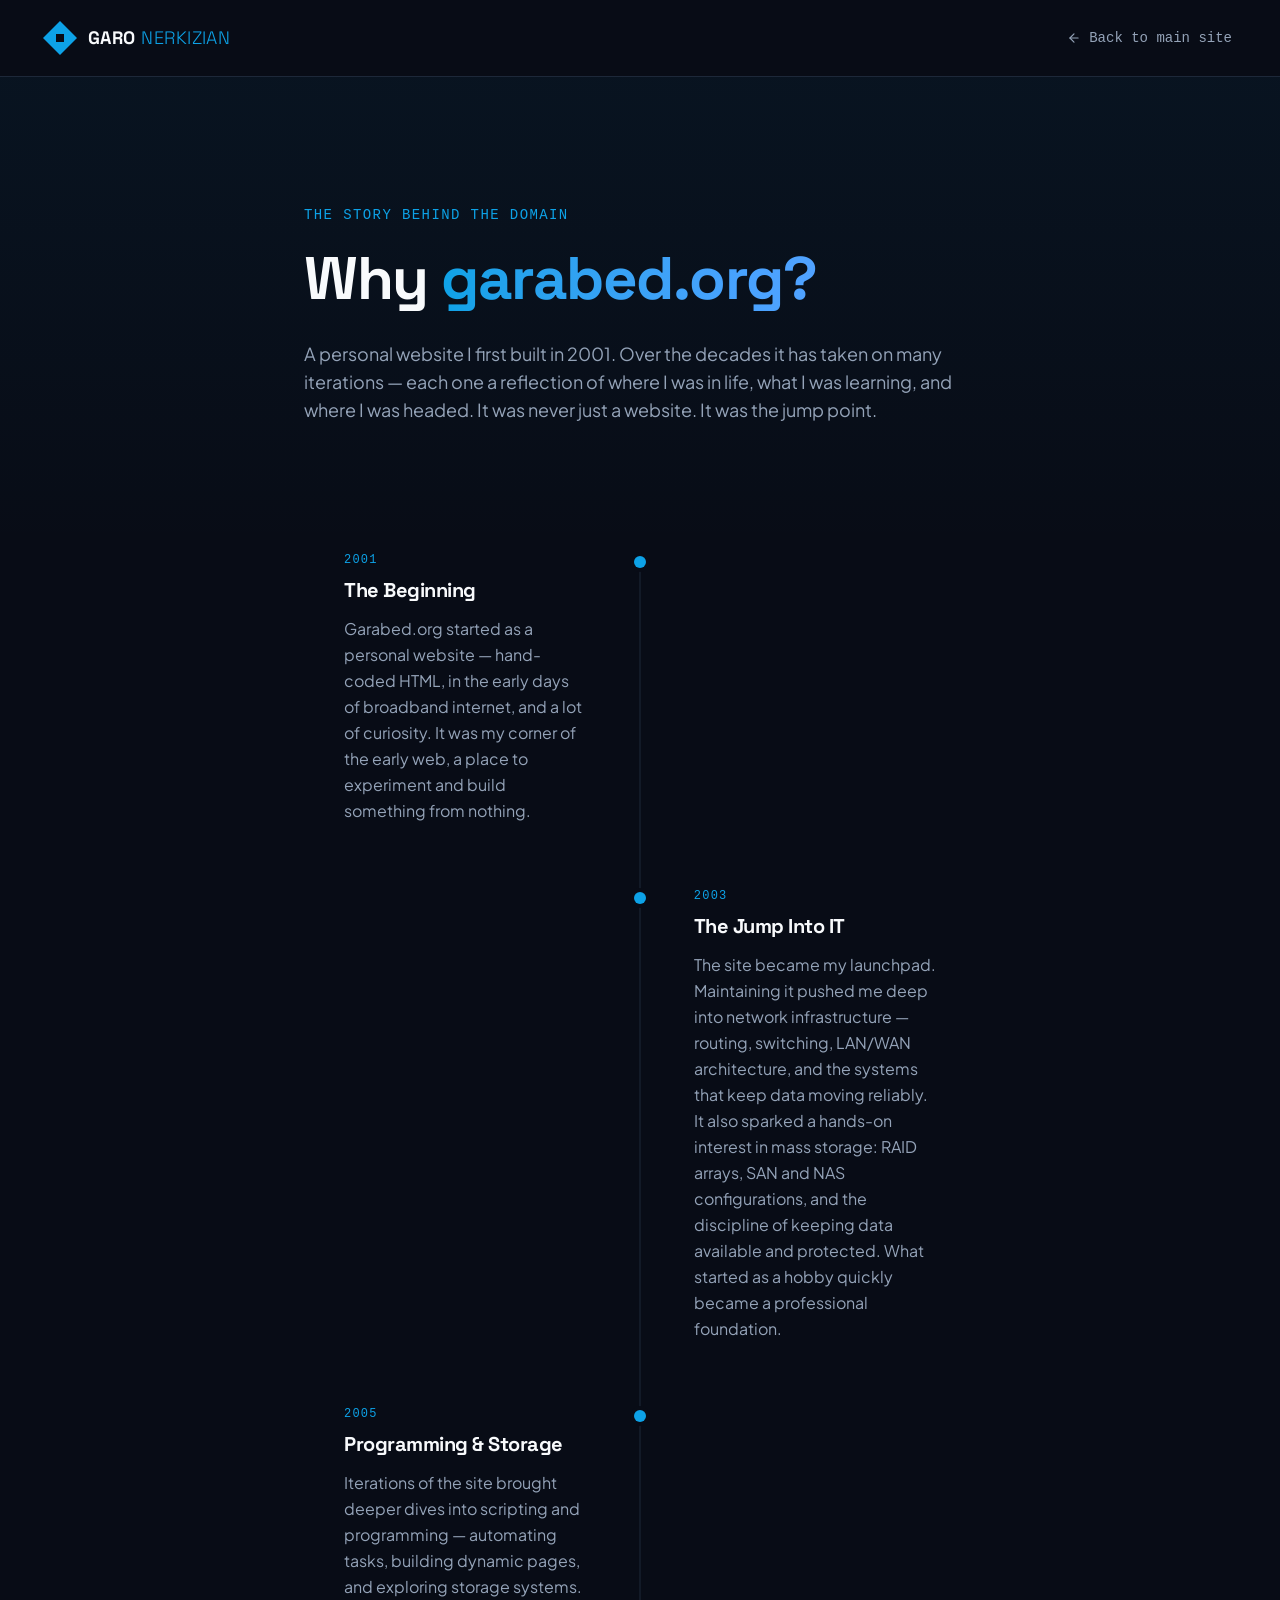
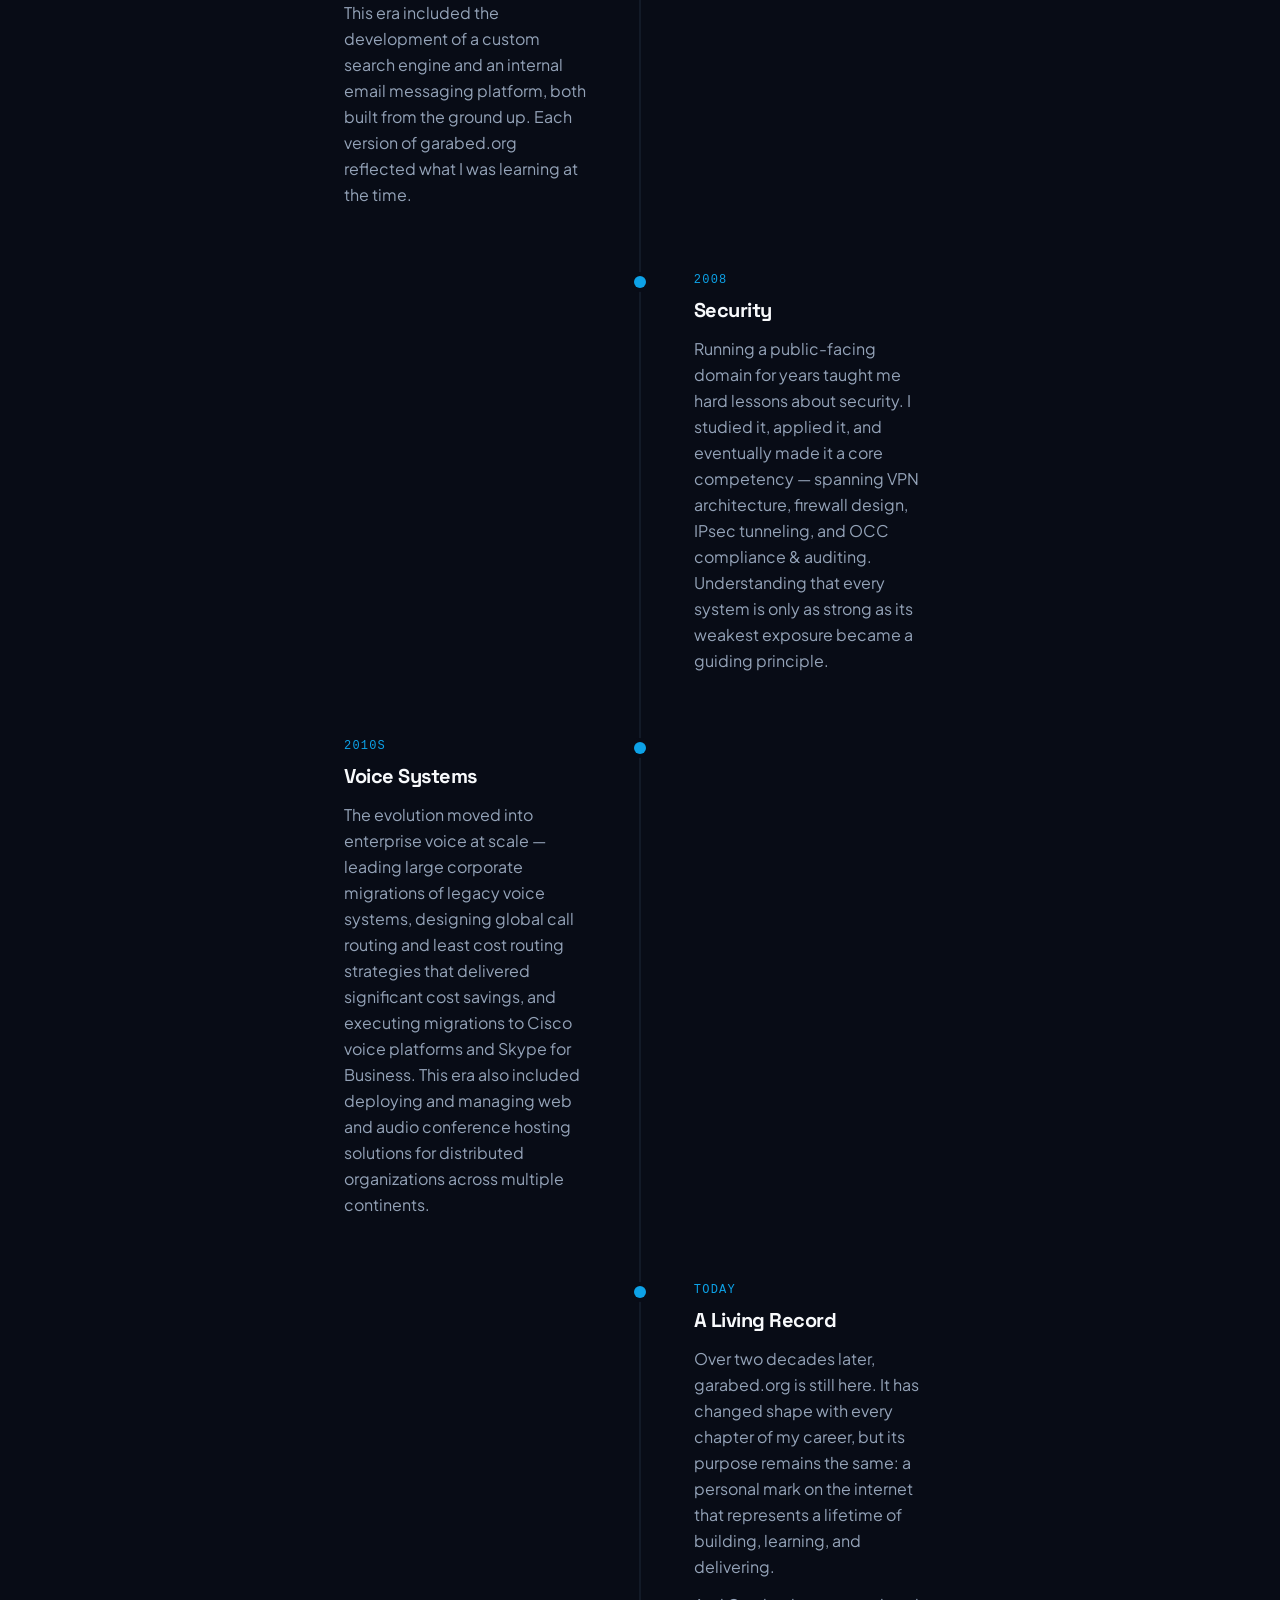
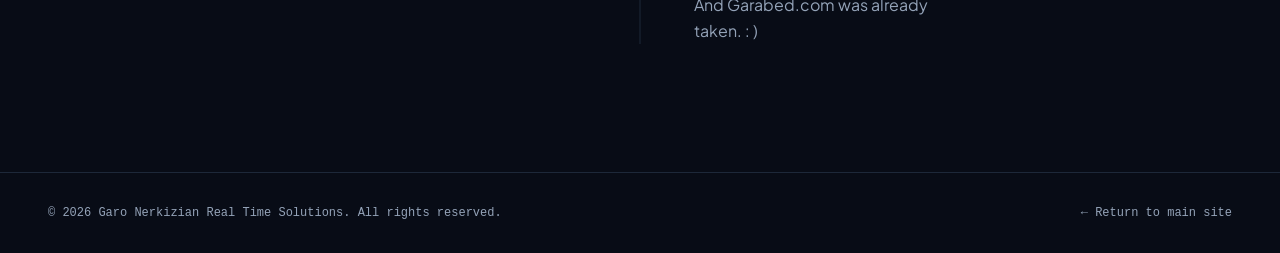
<file: why-garabed.html>
<!DOCTYPE html> <html lang=en style><!--
 Page saved with SingleFile 
 url: https://www.garabed.org/why-garabed 
 saved date: Thu Aug 13 2026 21:40:47 GMT-0400 (Eastern Daylight Time)
--><meta charset=utf-8>
<meta name=viewport content="width=device-width, initial-scale=1.0, maximum-scale=1">
<title>Garo Nerkizian Real Time Solutions</title>
<meta name=description content="Garo Nerkizian Real Time Solutions — Expert IT consulting specializing in VoIP, E911, and enterprise infrastructure.">
<meta name=robots content="index, follow">
<meta property=og:title content="Garo Nerkizian Real Time Solutions">
<meta property=og:description content="Garo Nerkizian Real Time Solutions — Expert IT consulting specializing in VoIP, E911, and enterprise infrastructure.">
<meta property=og:type content=website>
<meta name=twitter:card content=summary_large_image>
<meta name=twitter:title content="Garo Nerkizian Real Time Solutions">
<meta name=twitter:description content="Garo Nerkizian Real Time Solutions — Expert IT consulting specializing in VoIP, E911, and enterprise infrastructure.">
<style>@font-face{font-family:"Plus Jakarta Sans";font-style:normal;font-weight:300;src:url([data-uri])format("woff2");unicode-range:U+0000-00FF,U+0131,U+0152-0153,U+02BB-02BC,U+02C6,U+02DA,U+02DC,U+0304,U+0308,U+0329,U+2000-206F,U+20AC,U+2122,U+2191,U+2193,U+2212,U+2215,U+FEFF,U+FFFD}@font-face{font-family:"Plus Jakarta Sans";font-style:normal;font-weight:400;src:url([data-uri])format("woff2");unicode-range:U+0000-00FF,U+0131,U+0152-0153,U+02BB-02BC,U+02C6,U+02DA,U+02DC,U+0304,U+0308,U+0329,U+2000-206F,U+20AC,U+2122,U+2191,U+2193,U+2212,U+2215,U+FEFF,U+FFFD}@font-face{font-family:"Space Grotesk";font-style:normal;font-weight:300;src:url([data-uri])format("woff2");unicode-range:U+0000-00FF,U+0131,U+0152-0153,U+02BB-02BC,U+02C6,U+02DA,U+02DC,U+0304,U+0308,U+0329,U+2000-206F,U+20AC,U+2122,U+2191,U+2193,U+2212,U+2215,U+FEFF,U+FFFD}@font-face{font-family:"Space Grotesk";font-style:normal;font-weight:400;src:url([data-uri])format("woff2");unicode-range:U+0000-00FF,U+0131,U+0152-0153,U+02BB-02BC,U+02C6,U+02DA,U+02DC,U+0304,U+0308,U+0329,U+2000-206F,U+20AC,U+2122,U+2191,U+2193,U+2212,U+2215,U+FEFF,U+FFFD}@font-face{font-family:"Space Grotesk";font-style:normal;font-weight:500;src:url([data-uri])format("woff2");unicode-range:U+0000-00FF,U+0131,U+0152-0153,U+02BB-02BC,U+02C6,U+02DA,U+02DC,U+0304,U+0308,U+0329,U+2000-206F,U+20AC,U+2122,U+2191,U+2193,U+2212,U+2215,U+FEFF,U+FFFD}@font-face{font-family:"Space Grotesk";font-style:normal;font-weight:600;src:url([data-uri])format("woff2");unicode-range:U+0000-00FF,U+0131,U+0152-0153,U+02BB-02BC,U+02C6,U+02DA,U+02DC,U+0304,U+0308,U+0329,U+2000-206F,U+20AC,U+2122,U+2191,U+2193,U+2212,U+2215,U+FEFF,U+FFFD}@font-face{font-family:"Space Grotesk";font-style:normal;font-weight:700;src:url([data-uri])format("woff2");unicode-range:U+0000-00FF,U+0131,U+0152-0153,U+02BB-02BC,U+02C6,U+02DA,U+02DC,U+0304,U+0308,U+0329,U+2000-206F,U+20AC,U+2122,U+2191,U+2193,U+2212,U+2215,U+FEFF,U+FFFD}@layer components;@layer properties{@supports (((-webkit-hyphens:none)) and (not (margin-trim:inline))) or ((-moz-orient:inline) and (not (color:rgb(from red r g b)))){*,:before,:after,::backdrop{--tw-translate-x:0;--tw-translate-y:0;--tw-translate-z:0;--tw-rotate-x:initial;--tw-rotate-y:initial;--tw-rotate-z:initial;--tw-skew-x:initial;--tw-skew-y:initial;--tw-space-y-reverse:0;--tw-space-x-reverse:0;--tw-divide-x-reverse:0;--tw-border-style:solid;--tw-gradient-position:initial;--tw-gradient-from:#0000;--tw-gradient-via:#0000;--tw-gradient-to:#0000;--tw-gradient-stops:initial;--tw-gradient-via-stops:initial;--tw-gradient-from-position:0%;--tw-gradient-via-position:50%;--tw-gradient-to-position:100%;--tw-leading:initial;--tw-font-weight:initial;--tw-tracking:initial;--tw-ordinal:initial;--tw-slashed-zero:initial;--tw-numeric-figure:initial;--tw-numeric-spacing:initial;--tw-numeric-fraction:initial;--tw-shadow:0 0#0000;--tw-shadow-color:initial;--tw-shadow-alpha:100%;--tw-inset-shadow:0 0#0000;--tw-inset-shadow-color:initial;--tw-inset-shadow-alpha:100%;--tw-ring-color:initial;--tw-ring-shadow:0 0#0000;--tw-inset-ring-color:initial;--tw-inset-ring-shadow:0 0#0000;--tw-ring-inset:initial;--tw-ring-offset-width:0px;--tw-ring-offset-color:#fff;--tw-ring-offset-shadow:0 0#0000;--tw-outline-style:solid;--tw-blur:initial;--tw-brightness:initial;--tw-contrast:initial;--tw-grayscale:initial;--tw-hue-rotate:initial;--tw-invert:initial;--tw-opacity:initial;--tw-saturate:initial;--tw-sepia:initial;--tw-drop-shadow:initial;--tw-drop-shadow-color:initial;--tw-drop-shadow-alpha:100%;--tw-drop-shadow-size:initial;--tw-backdrop-blur:initial;--tw-backdrop-brightness:initial;--tw-backdrop-contrast:initial;--tw-backdrop-grayscale:initial;--tw-backdrop-hue-rotate:initial;--tw-backdrop-invert:initial;--tw-backdrop-opacity:initial;--tw-backdrop-saturate:initial;--tw-backdrop-sepia:initial;--tw-duration:initial;--tw-ease:initial;--tw-scale-x:1;--tw-scale-y:1;--tw-scale-z:1;--tw-content:"";--tw-animation-delay:0s;--tw-animation-direction:normal;--tw-animation-duration:initial;--tw-animation-fill-mode:none;--tw-animation-iteration-count:1;--tw-enter-blur:0;--tw-enter-opacity:1;--tw-enter-rotate:0;--tw-enter-scale:1;--tw-enter-translate-x:0;--tw-enter-translate-y:0;--tw-exit-blur:0;--tw-exit-opacity:1;--tw-exit-rotate:0;--tw-exit-scale:1;--tw-exit-translate-x:0;--tw-exit-translate-y:0}}}@layer theme{:root,:host{--color-red-50:oklch(97.1%.013 17.38);--color-red-300:oklch(80.8%.114 19.571);--color-red-400:oklch(70.4%.191 22.216);--color-red-500:oklch(63.7%.237 25.331);--color-red-600:oklch(57.7%.245 27.325);--color-blue-400:oklch(70.7%.165 254.624);--color-gray-50:oklch(98.5%.002 247.839);--color-gray-600:oklch(44.6%.03 256.802);--color-gray-900:oklch(21%.034 264.665);--color-black:#000;--spacing:.25rem;--container-sm:24rem;--container-md:28rem;--container-lg:32rem;--container-2xl:42rem;--container-3xl:48rem;--container-4xl:56rem;--text-xs:.75rem;--text-xs--line-height:calc(1/.75);--text-sm:.875rem;--text-sm--line-height:calc(1.25/.875);--text-base:1rem;--text-base--line-height:1.5;--text-lg:1.125rem;--text-lg--line-height:calc(1.75/1.125);--text-xl:1.25rem;--text-xl--line-height:calc(1.75/1.25);--text-2xl:1.5rem;--text-2xl--line-height:calc(2/1.5);--text-3xl:1.875rem;--text-3xl--line-height:1.2;--text-4xl:2.25rem;--text-4xl--line-height:calc(2.5/2.25);--text-5xl:3rem;--text-5xl--line-height:1;--text-6xl:3.75rem;--text-6xl--line-height:1;--text-7xl:4.5rem;--text-7xl--line-height:1;--text-8xl:6rem;--text-8xl--line-height:1;--font-weight-light:300;--font-weight-normal:400;--font-weight-medium:500;--font-weight-semibold:600;--font-weight-bold:700;--tracking-tighter:-.05em;--tracking-tight:-.025em;--tracking-wide:.025em;--tracking-widest:.1em;--leading-tight:1.25;--leading-snug:1.375;--leading-normal:1.5;--leading-relaxed:1.625;--ease-in-out:cubic-bezier(.4,0,.2,1);--animate-spin:spin 1s linear infinite;--animate-ping:ping 1s cubic-bezier(0,0,.2,1) infinite;--animate-pulse:pulse 2s cubic-bezier(.4,0,.6,1) infinite;--blur-sm:8px;--blur-md:12px;--blur-xl:24px;--aspect-video:16/9;--default-transition-duration:.15s;--default-transition-timing-function:cubic-bezier(.4,0,.2,1);--default-font-family:var(--app-font-sans);--default-mono-font-family:var(--app-font-mono);--color-border:hsl(var(--border))}}@layer base{*,:after,:before,::backdrop{box-sizing:border-box;border:0 solid;margin:0;padding:0}::file-selector-button{box-sizing:border-box;border:0 solid;margin:0;padding:0}html,:host{-webkit-text-size-adjust:100%;tab-size:4;line-height:1.5;font-family:var(--default-font-family,ui-sans-serif,system-ui,sans-serif,"Apple Color Emoji","Segoe UI Emoji","Segoe UI Symbol","Noto Color Emoji");font-feature-settings:var(--default-font-feature-settings,normal);font-variation-settings:var(--default-font-variation-settings,normal);-webkit-tap-highlight-color:transparent}a{color:inherit;-webkit-text-decoration:inherit;text-decoration:inherit}:-moz-focusring{outline:auto}ol{list-style:none}svg{vertical-align:middle;display:block}::file-selector-button{font:inherit;font-feature-settings:inherit;font-variation-settings:inherit;letter-spacing:inherit;color:inherit;opacity:1;background-color:#0000;border-radius:0}::file-selector-button{margin-inline-end:4px}::placeholder{opacity:1}@supports (not ((-webkit-appearance:-apple-pay-button))) or (contain-intrinsic-size:1px){::placeholder{color:currentColor}@supports (color:color-mix(in lab,red,red)){::placeholder{color:color-mix(in oklab,currentcolor 50%,transparent)}}}::-webkit-search-decoration{-webkit-appearance:none}::-webkit-date-and-time-value{min-height:1lh;text-align:inherit}::-webkit-datetime-edit{display:inline-flex}::-webkit-datetime-edit-fields-wrapper{padding:0}::-webkit-datetime-edit{padding-block:0}::-webkit-datetime-edit-year-field{padding-block:0}::-webkit-datetime-edit-month-field{padding-block:0}::-webkit-datetime-edit-day-field{padding-block:0}::-webkit-datetime-edit-hour-field{padding-block:0}::-webkit-datetime-edit-minute-field{padding-block:0}::-webkit-datetime-edit-second-field{padding-block:0}::-webkit-datetime-edit-millisecond-field{padding-block:0}::-webkit-datetime-edit-meridiem-field{padding-block:0}::-webkit-calendar-picker-indicator{line-height:1}:-moz-ui-invalid{box-shadow:none}::file-selector-button{appearance:button}::-webkit-inner-spin-button{height:auto}::-webkit-outer-spin-button{height:auto}*{border-color:hsl(var(--border))}body{font-family:var(--app-font-sans);color:hsl(var(--foreground));-webkit-font-smoothing:antialiased;-moz-osx-font-smoothing:grayscale;background-color:hsl(var(--background));background-image:radial-gradient(circle at 50%0,#00a3ff0d,#0000 50%),radial-gradient(circle at 100% 100%,#00a3ff08,#0000 50%);background-attachment:fixed}h1,h3{--tw-tracking:var(--tracking-tight);letter-spacing:var(--tracking-tight)}}@layer utilities{.pointer-events-none{pointer-events:none}.absolute{position:absolute}.fixed{position:fixed}.relative{position:relative}.inset-0{inset:0}.top-0{top:0}.top-1{top:var(--spacing)}.bottom-0{bottom:0}.left-0{left:0}.left-1\/2{left:50%}.z-10{z-index:10}.z-\[100\]{z-index:100}.container{width:100%}@media (min-width:40rem){.container{max-width:40rem}}@media (min-width:48rem){.container{max-width:48rem}}@media (min-width:64rem){.container{max-width:64rem}}@media (min-width:80rem){.container{max-width:80rem}}@media (min-width:96rem){.container{max-width:96rem}}.mx-auto{margin-inline:auto}.prose :where(ol>li):not(:where([class~=not-prose],[class~=not-prose] *))::marker{color:var(--tw-prose-counters);font-weight:400}.prose :where(ul>li):not(:where([class~=not-prose],[class~=not-prose] *))::marker{color:var(--tw-prose-bullets)}.prose :where(blockquote p:first-of-type):not(:where([class~=not-prose],[class~=not-prose] *)):before{content:open-quote}.prose :where(blockquote p:last-of-type):not(:where([class~=not-prose],[class~=not-prose] *)):after{content:close-quote}.prose :where(code):not(:where([class~=not-prose],[class~=not-prose] *)):before,.prose :where(code):not(:where([class~=not-prose],[class~=not-prose] *)):after{content:"`"}.prose :where(pre code):not(:where([class~=not-prose],[class~=not-prose] *)):before,.prose :where(pre code):not(:where([class~=not-prose],[class~=not-prose] *)):after{content:none}.mb-2{margin-bottom:calc(var(--spacing)*2)}.mb-3{margin-bottom:calc(var(--spacing)*3)}.mb-4{margin-bottom:calc(var(--spacing)*4)}.mb-6{margin-bottom:calc(var(--spacing)*6)}.ml-2{margin-left:calc(var(--spacing)*2)}.flex{display:flex}.hidden{display:none}.h-2{height:calc(var(--spacing)*2)}.h-3{height:calc(var(--spacing)*3)}.h-6{height:calc(var(--spacing)*6)}.max-h-screen{max-height:100vh}.min-h-screen{min-height:100vh}.w-2{width:calc(var(--spacing)*2)}.w-3{width:calc(var(--spacing)*3)}.w-6{width:calc(var(--spacing)*6)}.w-full{width:100%}.w-px{width:1px}.max-w-2xl{max-width:var(--container-2xl)}.max-w-3xl{max-width:var(--container-3xl)}.-translate-x-1\/2{--tw-translate-x:-50%;translate:var(--tw-translate-x) var(--tw-translate-y)}.-rotate-45{rotate:-45deg}.rotate-45{rotate:45deg}.flex-col{flex-direction:column}.flex-col-reverse{flex-direction:column-reverse}.items-center{align-items:center}.justify-between{justify-content:space-between}.justify-center{justify-content:center}.gap-2{gap:calc(var(--spacing)*2)}.gap-4{gap:calc(var(--spacing)*4)}.gap-8{gap:calc(var(--spacing)*8)}:where(.space-y-3>:not(:last-child)){--tw-space-y-reverse:0;margin-block-start:calc(calc(var(--spacing)*3)*var(--tw-space-y-reverse));margin-block-end:calc(calc(var(--spacing)*3)*calc(1 - var(--tw-space-y-reverse)))}:where(.space-y-16>:not(:last-child)){--tw-space-y-reverse:0;margin-block-start:calc(calc(var(--spacing)*16)*var(--tw-space-y-reverse));margin-block-end:calc(calc(var(--spacing)*16)*calc(1 - var(--tw-space-y-reverse)))}.overflow-hidden{overflow:hidden}.rounded-full{border-radius:3.40282e38px}.rounded-sm{border-radius:calc(var(--radius) - 4px)}.border-t{border-top-style:var(--tw-border-style);border-top-width:1px}.border-b{border-bottom-style:var(--tw-border-style);border-bottom-width:1px}.border-border{border-color:hsl(var(--border))}.bg-background{background-color:hsl(var(--background))}.bg-border{background-color:hsl(var(--border))}.bg-primary{background-color:hsl(var(--primary))}.bg-gradient-to-b{--tw-gradient-position:to bottom in oklab;background-image:linear-gradient(var(--tw-gradient-stops))}.from-primary\/5{--tw-gradient-from:hsl(var(--primary))}@supports (color:color-mix(in lab,red,red)){.from-primary\/5{--tw-gradient-from:color-mix(in oklab,hsl(var(--primary)) 5%,transparent)}}.from-primary\/5{--tw-gradient-stops:var(--tw-gradient-via-stops,var(--tw-gradient-position),var(--tw-gradient-from) var(--tw-gradient-from-position),var(--tw-gradient-to) var(--tw-gradient-to-position))}.to-transparent{--tw-gradient-to:transparent;--tw-gradient-stops:var(--tw-gradient-via-stops,var(--tw-gradient-position),var(--tw-gradient-from) var(--tw-gradient-from-position),var(--tw-gradient-to) var(--tw-gradient-to-position))}.p-4{padding:calc(var(--spacing)*4)}.px-6{padding-inline:calc(var(--spacing)*6)}.py-6{padding-block:calc(var(--spacing)*6)}.py-8{padding-block:calc(var(--spacing)*8)}.py-24{padding-block:calc(var(--spacing)*24)}.pb-24{padding-bottom:calc(var(--spacing)*24)}.font-display{font-family:var(--app-font-display)}.font-mono{font-family:var(--app-font-mono)}.text-4xl{font-size:var(--text-4xl)}.text-lg{font-size:var(--text-lg);line-height:var(--tw-leading,var(--text-lg--line-height))}.text-sm{font-size:var(--text-sm);line-height:var(--tw-leading,var(--text-sm--line-height))}.text-xl{font-size:var(--text-xl);line-height:var(--tw-leading,var(--text-xl--line-height))}.text-xs{font-size:var(--text-xs);line-height:var(--tw-leading,var(--text-xs--line-height))}.leading-relaxed{--tw-leading:var(--leading-relaxed);line-height:var(--leading-relaxed)}.leading-tight{--tw-leading:var(--leading-tight);line-height:var(--leading-tight)}.font-bold{--tw-font-weight:var(--font-weight-bold);font-weight:var(--font-weight-bold)}.font-light{--tw-font-weight:var(--font-weight-light);font-weight:var(--font-weight-light)}.tracking-wide{--tw-tracking:var(--tracking-wide);letter-spacing:var(--tracking-wide)}.tracking-widest{--tw-tracking:var(--tracking-widest);letter-spacing:var(--tracking-widest)}.text-foreground{color:hsl(var(--foreground))}.text-muted-foreground{color:hsl(var(--muted-foreground))}.text-primary{color:hsl(var(--primary))}.uppercase{text-transform:uppercase}.ring-4{--tw-ring-shadow:var(--tw-ring-inset,)0 0 0 calc(4px + var(--tw-ring-offset-width)) var(--tw-ring-color,currentcolor);box-shadow:var(--tw-inset-shadow),var(--tw-inset-ring-shadow),var(--tw-ring-offset-shadow),var(--tw-ring-shadow),var(--tw-shadow)}.ring-background{--tw-ring-color:hsl(var(--background))}.transition-colors{transition-property:color,background-color,border-color,outline-color,text-decoration-color,fill,stroke,--tw-gradient-from,--tw-gradient-via,--tw-gradient-to;transition-timing-function:var(--tw-ease,var(--default-transition-timing-function));transition-duration:var(--tw-duration,var(--default-transition-duration))}.group-focus-within\/menu-item\:opacity-100:is(:where(.group\/menu-item):focus-within *){opacity:1}@media (hover:hover){.group-hover\:translate-x-1:is(:where(.group):hover *){--tw-translate-x:var(--spacing);translate:var(--tw-translate-x) var(--tw-translate-y)}.group-hover\:scale-110:is(:where(.group):hover *){--tw-scale-x:110%;--tw-scale-y:110%;--tw-scale-z:110%;scale:var(--tw-scale-x) var(--tw-scale-y)}.group-hover\:-rotate-90:is(:where(.group):hover *){rotate:-90deg}.group-hover\:rotate-90:is(:where(.group):hover *){rotate:90deg}.group-hover\:bg-primary:is(:where(.group):hover *){background-color:hsl(var(--primary))}.group-hover\:text-primary-foreground:is(:where(.group):hover *){color:hsl(var(--primary-foreground))}.group-hover\:opacity-100:is(:where(.group):hover *),.group-hover\/menu-item\:opacity-100:is(:where(.group\/menu-item):hover *){opacity:1}}@media (hover:hover){.peer-hover\/menu-button\:text-sidebar-accent-foreground:is(:where(.peer\/menu-button):hover~*){color:hsl(var(--sidebar-accent-foreground))}}.peer-disabled\:cursor-not-allowed:is(:where(.peer):disabled~*){cursor:not-allowed}.peer-disabled\:opacity-70:is(:where(.peer):disabled~*){opacity:.7}.selection\:bg-primary\/30 ::selection{background-color:hsl(var(--primary))}@supports (color:color-mix(in lab,red,red)){.selection\:bg-primary\/30 ::selection{background-color:color-mix(in oklab,hsl(var(--primary)) 30%,transparent)}}.selection\:bg-primary\/30::selection{background-color:hsl(var(--primary))}@supports (color:color-mix(in lab,red,red)){.selection\:bg-primary\/30::selection{background-color:color-mix(in oklab,hsl(var(--primary)) 30%,transparent)}}.selection\:text-primary-foreground ::selection{color:hsl(var(--primary-foreground))}.selection\:text-primary-foreground::selection{color:hsl(var(--primary-foreground))}.file\:border-0::file-selector-button{border-style:var(--tw-border-style);border-width:0}.file\:bg-transparent::file-selector-button{background-color:#0000}.file\:text-sm::file-selector-button{font-size:var(--text-sm);line-height:var(--tw-leading,var(--text-sm--line-height))}.file\:font-medium::file-selector-button{--tw-font-weight:var(--font-weight-medium);font-weight:var(--font-weight-medium)}.file\:text-foreground::file-selector-button{color:hsl(var(--foreground))}.placeholder\:text-muted-foreground::placeholder{color:hsl(var(--muted-foreground))}.after\:absolute:after{content:var(--tw-content);position:absolute}.after\:-inset-2:after{content:var(--tw-content);inset:calc(var(--spacing)*-2)}.after\:inset-y-0:after{content:var(--tw-content);inset-block:0}.after\:left-1\/2:after{content:var(--tw-content);left:50%}.after\:w-1:after{content:var(--tw-content);width:var(--spacing)}.after\:w-\[2px\]:after{content:var(--tw-content);width:2px}.after\:-translate-x-1\/2:after{content:var(--tw-content);--tw-translate-x:-50%;translate:var(--tw-translate-x) var(--tw-translate-y)}.group-data-\[collapsible\=offcanvas\]\:after\:left-full:is(:where(.group)[data-collapsible=offcanvas] *):after{content:var(--tw-content);left:100%}@media (hover:hover){.hover\:gap-4:hover{gap:calc(var(--spacing)*4)}.hover\:border-primary\/40:hover{border-color:hsl(var(--primary))}@supports (color:color-mix(in lab,red,red)){.hover\:border-primary\/40:hover{border-color:color-mix(in oklab,hsl(var(--primary)) 40%,transparent)}}.hover\:border-primary\/50:hover{border-color:hsl(var(--primary))}@supports (color:color-mix(in lab,red,red)){.hover\:border-primary\/50:hover{border-color:color-mix(in oklab,hsl(var(--primary)) 50%,transparent)}}.hover\:bg-accent:hover{background-color:hsl(var(--accent))}.hover\:bg-muted:hover,.hover\:bg-muted\/50:hover{background-color:hsl(var(--muted))}@supports (color:color-mix(in lab,red,red)){.hover\:bg-muted\/50:hover{background-color:color-mix(in oklab,hsl(var(--muted)) 50%,transparent)}}.hover\:bg-primary:hover,.hover\:bg-primary\/20:hover{background-color:hsl(var(--primary))}@supports (color:color-mix(in lab,red,red)){.hover\:bg-primary\/20:hover{background-color:color-mix(in oklab,hsl(var(--primary)) 20%,transparent)}}.hover\:bg-primary\/90:hover{background-color:hsl(var(--primary))}@supports (color:color-mix(in lab,red,red)){.hover\:bg-primary\/90:hover{background-color:color-mix(in oklab,hsl(var(--primary)) 90%,transparent)}}.hover\:bg-secondary:hover,.hover\:bg-secondary\/50:hover{background-color:hsl(var(--secondary))}@supports (color:color-mix(in lab,red,red)){.hover\:bg-secondary\/50:hover{background-color:color-mix(in oklab,hsl(var(--secondary)) 50%,transparent)}}.hover\:bg-sidebar-accent:hover{background-color:hsl(var(--sidebar-accent))}.hover\:text-accent-foreground:hover{color:hsl(var(--accent-foreground))}.hover\:text-foreground:hover{color:hsl(var(--foreground))}.hover\:text-muted-foreground:hover{color:hsl(var(--muted-foreground))}.hover\:text-primary:hover{color:hsl(var(--primary))}.hover\:text-primary-foreground:hover{color:hsl(var(--primary-foreground))}.hover\:text-sidebar-accent-foreground:hover{color:hsl(var(--sidebar-accent-foreground))}.hover\:underline:hover{text-decoration-line:underline}.hover\:opacity-100:hover{opacity:1}.hover\:shadow-\[0_0_0_1px_hsl\(var\(--sidebar-accent\)\)\]:hover{--tw-shadow:0 0 0 1px var(--tw-shadow-color,hsl(var(--sidebar-accent)));box-shadow:var(--tw-inset-shadow),var(--tw-inset-ring-shadow),var(--tw-ring-offset-shadow),var(--tw-ring-shadow),var(--tw-shadow)}.hover\:grayscale-0:hover{--tw-grayscale:grayscale(0%);filter:var(--tw-blur,) var(--tw-brightness,) var(--tw-contrast,) var(--tw-grayscale,) var(--tw-hue-rotate,) var(--tw-invert,) var(--tw-saturate,) var(--tw-sepia,) var(--tw-drop-shadow,)}.hover\:group-data-\[collapsible\=offcanvas\]\:bg-sidebar:hover:is(:where(.group)[data-collapsible=offcanvas] *){background-color:hsl(var(--sidebar))}.group-\[\.destructive\]\:hover\:border-destructive\/30:is(:where(.group).destructive *):hover{border-color:hsl(var(--destructive))}@supports (color:color-mix(in lab,red,red)){.group-\[\.destructive\]\:hover\:border-destructive\/30:is(:where(.group).destructive *):hover{border-color:color-mix(in oklab,hsl(var(--destructive)) 30%,transparent)}}.group-\[\.destructive\]\:hover\:bg-destructive:is(:where(.group).destructive *):hover{background-color:hsl(var(--destructive))}.group-\[\.destructive\]\:hover\:text-destructive-foreground:is(:where(.group).destructive *):hover{color:hsl(var(--destructive-foreground))}.group-\[\.destructive\]\:hover\:text-red-50:is(:where(.group).destructive *):hover{color:var(--color-red-50)}.hover\:after\:bg-sidebar-border:hover:after{content:var(--tw-content);background-color:hsl(var(--sidebar-border))}}.focus\:bg-accent:focus{background-color:hsl(var(--accent))}.focus\:text-accent-foreground:focus{color:hsl(var(--accent-foreground))}.focus\:opacity-100:focus{opacity:1}.focus\:ring-1:focus{--tw-ring-shadow:var(--tw-ring-inset,)0 0 0 calc(1px + var(--tw-ring-offset-width)) var(--tw-ring-color,currentcolor);box-shadow:var(--tw-inset-shadow),var(--tw-inset-ring-shadow),var(--tw-ring-offset-shadow),var(--tw-ring-shadow),var(--tw-shadow)}.focus\:ring-2:focus{--tw-ring-shadow:var(--tw-ring-inset,)0 0 0 calc(2px + var(--tw-ring-offset-width)) var(--tw-ring-color,currentcolor);box-shadow:var(--tw-inset-shadow),var(--tw-inset-ring-shadow),var(--tw-ring-offset-shadow),var(--tw-ring-shadow),var(--tw-shadow)}.focus\:ring-ring:focus{--tw-ring-color:hsl(var(--ring))}.focus\:ring-offset-2:focus{--tw-ring-offset-width:2px;--tw-ring-offset-shadow:var(--tw-ring-inset,)0 0 0 var(--tw-ring-offset-width) var(--tw-ring-offset-color)}.focus\:outline-none:focus{--tw-outline-style:none;outline-style:none}.group-\[\.destructive\]\:focus\:ring-destructive:is(:where(.group).destructive *):focus{--tw-ring-color:hsl(var(--destructive))}.group-\[\.destructive\]\:focus\:ring-red-400:is(:where(.group).destructive *):focus{--tw-ring-color:var(--color-red-400)}.group-\[\.destructive\]\:focus\:ring-offset-red-600:is(:where(.group).destructive *):focus{--tw-ring-offset-color:var(--color-red-600)}.focus-visible\:border-ring:focus-visible{border-color:hsl(var(--ring))}.focus-visible\:ring-0:focus-visible{--tw-ring-shadow:var(--tw-ring-inset,)0 0 0 calc(0px + var(--tw-ring-offset-width)) var(--tw-ring-color,currentcolor);box-shadow:var(--tw-inset-shadow),var(--tw-inset-ring-shadow),var(--tw-ring-offset-shadow),var(--tw-ring-shadow),var(--tw-shadow)}.focus-visible\:ring-1:focus-visible{--tw-ring-shadow:var(--tw-ring-inset,)0 0 0 calc(1px + var(--tw-ring-offset-width)) var(--tw-ring-color,currentcolor);box-shadow:var(--tw-inset-shadow),var(--tw-inset-ring-shadow),var(--tw-ring-offset-shadow),var(--tw-ring-shadow),var(--tw-shadow)}.focus-visible\:ring-2:focus-visible{--tw-ring-shadow:var(--tw-ring-inset,)0 0 0 calc(2px + var(--tw-ring-offset-width)) var(--tw-ring-color,currentcolor);box-shadow:var(--tw-inset-shadow),var(--tw-inset-ring-shadow),var(--tw-ring-offset-shadow),var(--tw-ring-shadow),var(--tw-shadow)}.focus-visible\:ring-\[3px\]:focus-visible{--tw-ring-shadow:var(--tw-ring-inset,)0 0 0 calc(3px + var(--tw-ring-offset-width)) var(--tw-ring-color,currentcolor);box-shadow:var(--tw-inset-shadow),var(--tw-inset-ring-shadow),var(--tw-ring-offset-shadow),var(--tw-ring-shadow),var(--tw-shadow)}.focus-visible\:ring-ring:focus-visible,.focus-visible\:ring-ring\/50:focus-visible{--tw-ring-color:hsl(var(--ring))}@supports (color:color-mix(in lab,red,red)){.focus-visible\:ring-ring\/50:focus-visible{--tw-ring-color:color-mix(in oklab,hsl(var(--ring)) 50%,transparent)}}.focus-visible\:ring-offset-1:focus-visible{--tw-ring-offset-width:1px;--tw-ring-offset-shadow:var(--tw-ring-inset,)0 0 0 var(--tw-ring-offset-width) var(--tw-ring-offset-color)}.focus-visible\:ring-offset-2:focus-visible{--tw-ring-offset-width:2px;--tw-ring-offset-shadow:var(--tw-ring-inset,)0 0 0 var(--tw-ring-offset-width) var(--tw-ring-offset-color)}.focus-visible\:ring-offset-background:focus-visible{--tw-ring-offset-color:hsl(var(--background))}.focus-visible\:outline-none:focus-visible{--tw-outline-style:none;outline-style:none}.active\:bg-sidebar-accent:active{background-color:hsl(var(--sidebar-accent))}.active\:text-sidebar-accent-foreground:active{color:hsl(var(--sidebar-accent-foreground))}.active\:shadow-none:active{--tw-shadow:0 0#0000;box-shadow:var(--tw-inset-shadow),var(--tw-inset-ring-shadow),var(--tw-ring-offset-shadow),var(--tw-ring-shadow),var(--tw-shadow)}.disabled\:pointer-events-none:disabled{pointer-events:none}.disabled\:cursor-not-allowed:disabled{cursor:not-allowed}.disabled\:opacity-50:disabled{opacity:.5}.has-focus\:border-ring:has(:focus){border-color:hsl(var(--ring))}.has-focus\:ring-\[3px\]:has(:focus){--tw-ring-shadow:var(--tw-ring-inset,)0 0 0 calc(3px + var(--tw-ring-offset-width)) var(--tw-ring-color,currentcolor);box-shadow:var(--tw-inset-shadow),var(--tw-inset-ring-shadow),var(--tw-ring-offset-shadow),var(--tw-ring-shadow),var(--tw-shadow)}.has-focus\:ring-ring\/50:has(:focus){--tw-ring-color:hsl(var(--ring))}@supports (color:color-mix(in lab,red,red)){.has-focus\:ring-ring\/50:has(:focus){--tw-ring-color:color-mix(in oklab,hsl(var(--ring)) 50%,transparent)}}.has-\[\:disabled\]\:opacity-50:has(:disabled){opacity:.5}.has-\[\[data-slot\=input-group-control\]\:focus-visible\]\:ring-1:has([data-slot=input-group-control]:focus-visible){--tw-ring-shadow:var(--tw-ring-inset,)0 0 0 calc(1px + var(--tw-ring-offset-width)) var(--tw-ring-color,currentcolor);box-shadow:var(--tw-inset-shadow),var(--tw-inset-ring-shadow),var(--tw-ring-offset-shadow),var(--tw-ring-shadow),var(--tw-shadow)}.has-\[\[data-slot\=input-group-control\]\:focus-visible\]\:ring-ring:has([data-slot=input-group-control]:focus-visible){--tw-ring-color:hsl(var(--ring))}.data-\[panel-group-direction\=vertical\]\:after\:left-0[data-panel-group-direction=vertical]:after{content:var(--tw-content);left:0}.data-\[panel-group-direction\=vertical\]\:after\:h-1[data-panel-group-direction=vertical]:after{content:var(--tw-content);height:var(--spacing)}.data-\[panel-group-direction\=vertical\]\:after\:w-full[data-panel-group-direction=vertical]:after{content:var(--tw-content);width:100%}.data-\[panel-group-direction\=vertical\]\:after\:translate-x-0[data-panel-group-direction=vertical]:after{content:var(--tw-content);--tw-translate-x:0;translate:var(--tw-translate-x) var(--tw-translate-y)}.data-\[panel-group-direction\=vertical\]\:after\:-translate-y-1\/2[data-panel-group-direction=vertical]:after{content:var(--tw-content);--tw-translate-y:-50%;translate:var(--tw-translate-x) var(--tw-translate-y)}@media (hover:hover){.data-\[state\=open\]\:hover\:bg-accent[data-state=open]:hover{background-color:hsl(var(--accent))}.data-\[state\=open\]\:hover\:bg-sidebar-accent[data-state=open]:hover{background-color:hsl(var(--sidebar-accent))}.data-\[state\=open\]\:hover\:text-sidebar-accent-foreground[data-state=open]:hover{color:hsl(var(--sidebar-accent-foreground))}}.data-\[state\=open\]\:focus\:bg-accent[data-state=open]:focus{background-color:hsl(var(--accent))}@media (min-width:40rem){.sm\:top-auto{top:auto}.sm\:right-0{right:0}.sm\:bottom-0{bottom:0}.sm\:flex-col{flex-direction:column}}@media (min-width:48rem){.md\:left-1\/2{left:50%}.md\:block{display:block}.md\:flex{display:flex}.md\:w-1\/2{width:50%}.md\:max-w-\[420px\]{max-width:420px}.md\:flex-row{flex-direction:row}.md\:flex-row-reverse{flex-direction:row-reverse}.md\:px-10{padding-inline:calc(var(--spacing)*10)}.md\:px-12{padding-inline:calc(var(--spacing)*12)}.md\:py-32{padding-block:calc(var(--spacing)*32)}.md\:pb-32{padding-bottom:calc(var(--spacing)*32)}.md\:text-6xl{font-size:var(--text-6xl);line-height:var(--tw-leading,var(--text-6xl--line-height))}.md\:after\:hidden:after{content:var(--tw-content);display:none}}:is(.rtl\:\*\*\:\[\.rdp-button\\_next\>svg\]\:rotate-180:where(:dir(rtl),[dir=rtl],[dir=rtl] *) *):is(.rdp-button_next>svg),:is(.rtl\:\*\*\:\[\.rdp-button\\_previous\>svg\]\:rotate-180:where(:dir(rtl),[dir=rtl],[dir=rtl] *) *):is(.rdp-button_previous>svg){rotate:180deg}@media (hover:hover){.\[a\]\:hover\:bg-accent\/50:is(a):hover{background-color:hsl(var(--accent))}@supports (color:color-mix(in lab,red,red)){.\[a\]\:hover\:bg-accent\/50:is(a):hover{background-color:color-mix(in oklab,hsl(var(--accent)) 50%,transparent)}}}.\[\&\>\*\]\:focus-visible\:relative>:focus-visible{position:relative}.\[\&\>\*\]\:focus-visible\:z-10>:focus-visible{z-index:10}.\[\&\>a\:hover\]\:text-primary>a:hover{color:hsl(var(--primary))}input[type=search]::-webkit-search-cancel-button{display:none}[contenteditable][data-placeholder]:empty:before{content:attr(data-placeholder);color:hsl(var(--muted-foreground));pointer-events:none}.toggle-elevate:before,.toggle-elevate-2:before{content:"";pointer-events:none;border-radius:inherit;z-index:-1;position:absolute;inset:0}.toggle-elevate.toggle-elevated:before{background-color:var(--elevate-2)}.border.toggle-elevate:before{inset:-1px}.hover-elevate:not(.no-default-hover-elevate):after,.active-elevate:not(.no-default-active-elevate):after,.hover-elevate-2:not(.no-default-hover-elevate):after,.active-elevate-2:not(.no-default-active-elevate):after{content:"";pointer-events:none;border-radius:inherit;z-index:999;position:absolute;inset:0}.hover-elevate:hover:not(.no-default-hover-elevate):after,.active-elevate:active:not(.no-default-active-elevate):after{background-color:var(--elevate-1)}.hover-elevate-2:hover:not(.no-default-hover-elevate):after,.active-elevate-2:active:not(.no-default-active-elevate):after{background-color:var(--elevate-2)}.border.hover-elevate:not(.no-hover-interaction-elevate):after,.border.active-elevate:not(.no-active-interaction-elevate):after,.border.hover-elevate-2:not(.no-hover-interaction-elevate):after,.border.active-elevate-2:not(.no-active-interaction-elevate):after{inset:-1px}.bg-noise:before{content:"";pointer-events:none;z-index:0;background-image:url(data:image/svg+xml,%3Csvg\ viewBox=\'0\ 0\ 200\ 200\'\ xmlns=\'http://www.w3.org/2000/svg\'%3E%3Cfilter\ id=\'noiseFilter\'%3E%3CfeTurbulence\ type=\'fractalNoise\'\ baseFrequency=\'0.65\'\ numOctaves=\'3\'\ stitchTiles=\'stitch\'/%3E%3C/filter%3E%3Crect\ width=\'100%25\'\ height=\'100%25\'\ filter=\'url\(%23noiseFilter\)\'\ opacity=\'0.03\'/%3E%3C/svg%3E);width:100%;height:100%;position:absolute;top:0;left:0}.text-gradient{--tw-gradient-position:to right in oklab;background-image:linear-gradient(var(--tw-gradient-stops));--tw-gradient-from:hsl(var(--primary));--tw-gradient-to:var(--color-blue-400);--tw-gradient-stops:var(--tw-gradient-via-stops,var(--tw-gradient-position),var(--tw-gradient-from) var(--tw-gradient-from-position),var(--tw-gradient-to) var(--tw-gradient-to-position));color:#0000;-webkit-background-clip:text;background-clip:text}}@property --tw-animation-delay{syntax:"*";inherits:false;initial-value:0s}@property --tw-animation-direction{syntax:"*";inherits:false;initial-value:normal}@property --tw-animation-duration{syntax:"*";inherits:false}@property --tw-animation-fill-mode{syntax:"*";inherits:false;initial-value:none}@property --tw-animation-iteration-count{syntax:"*";inherits:false;initial-value:1}@property --tw-enter-blur{syntax:"*";inherits:false;initial-value:0}@property --tw-enter-opacity{syntax:"*";inherits:false;initial-value:1}@property --tw-enter-rotate{syntax:"*";inherits:false;initial-value:0}@property --tw-enter-scale{syntax:"*";inherits:false;initial-value:1}@property --tw-enter-translate-x{syntax:"*";inherits:false;initial-value:0}@property --tw-enter-translate-y{syntax:"*";inherits:false;initial-value:0}@property --tw-exit-blur{syntax:"*";inherits:false;initial-value:0}@property --tw-exit-opacity{syntax:"*";inherits:false;initial-value:1}@property --tw-exit-rotate{syntax:"*";inherits:false;initial-value:0}@property --tw-exit-scale{syntax:"*";inherits:false;initial-value:1}@property --tw-exit-translate-x{syntax:"*";inherits:false;initial-value:0}@property --tw-exit-translate-y{syntax:"*";inherits:false;initial-value:0}:root{--button-outline:#ffffff1a;--badge-outline:#ffffff0d;--opaque-button-border-intensity:-8;--elevate-1:#ffffff08;--elevate-2:#ffffff14;--background:222 47% 6%;--foreground:210 40% 98%;--border:217 32% 17%;--card:222 47% 9%;--card-foreground:210 40% 98%;--card-border:217 32% 17%;--sidebar:222 47% 9%;--sidebar-foreground:210 40% 98%;--sidebar-border:217 32% 17%;--sidebar-primary:199 89% 48%;--sidebar-primary-foreground:0 0% 100%;--sidebar-accent:217 32% 17%;--sidebar-accent-foreground:210 40% 98%;--sidebar-ring:199 89% 48%;--popover:222 47% 9%;--popover-foreground:210 40% 98%;--popover-border:217 32% 17%;--primary:199 89% 48%;--primary-foreground:0 0% 100%;--secondary:215 25% 27%;--secondary-foreground:210 40% 98%;--muted:217 32% 17%;--muted-foreground:215 20% 65%;--accent:43 96% 56%;--accent-foreground:222 47% 6%;--destructive:0 84% 60%;--destructive-foreground:0 0% 100%;--input:217 32% 17%;--ring:199 89% 48%;--chart-1:199 89% 48%;--chart-2:43 96% 56%;--chart-3:215 25% 27%;--chart-4:210 40% 98%;--chart-5:217 32% 17%;--app-font-sans:"Plus Jakarta Sans",sans-serif;--app-font-display:"Space Grotesk",sans-serif;--app-font-serif:Georgia,serif;--app-font-mono:Menlo,monospace;--radius:.25rem;--shadow-2xs:0px 2px 0px 0px #00000080;--shadow-xs:0px 2px 0px 0px #00000080;--shadow-sm:0px 2px 0px 0px #00000080,0px 1px 2px -1px #00000080;--shadow:0px 2px 0px 0px #00000080,0px 1px 2px -1px #00000080;--shadow-md:0px 2px 0px 0px #00000080,0px 2px 4px -1px #00000080;--shadow-lg:0px 2px 0px 0px #00000080,0px 4px 6px -1px #00000080;--shadow-xl:0px 2px 0px 0px #00000080,0px 8px 10px -1px #00000080;--shadow-2xl:0px 2px 0px 0px #00000080;--tracking-normal:0em;--spacing:.25rem;--sidebar-primary-border:hsl(var(--sidebar-primary));--sidebar-accent-border:hsl(var(--sidebar-accent));--primary-border:hsl(var(--primary));--secondary-border:hsl(var(--secondary));--muted-border:hsl(var(--muted));--accent-border:hsl(var(--accent));--destructive-border:hsl(var(--destructive))}@property --tw-translate-x{syntax:"*";inherits:false;initial-value:0}@property --tw-translate-y{syntax:"*";inherits:false;initial-value:0}@property --tw-translate-z{syntax:"*";inherits:false;initial-value:0}@property --tw-rotate-x{syntax:"*";inherits:false}@property --tw-rotate-y{syntax:"*";inherits:false}@property --tw-rotate-z{syntax:"*";inherits:false}@property --tw-skew-x{syntax:"*";inherits:false}@property --tw-skew-y{syntax:"*";inherits:false}@property --tw-space-y-reverse{syntax:"*";inherits:false;initial-value:0}@property --tw-space-x-reverse{syntax:"*";inherits:false;initial-value:0}@property --tw-divide-x-reverse{syntax:"*";inherits:false;initial-value:0}@property --tw-border-style{syntax:"*";inherits:false;initial-value:solid}@property --tw-gradient-position{syntax:"*";inherits:false}@property --tw-gradient-from{syntax:"<color>";inherits:false;initial-value:#0000}@property --tw-gradient-via{syntax:"<color>";inherits:false;initial-value:#0000}@property --tw-gradient-to{syntax:"<color>";inherits:false;initial-value:#0000}@property --tw-gradient-stops{syntax:"*";inherits:false}@property --tw-gradient-via-stops{syntax:"*";inherits:false}@property --tw-gradient-from-position{syntax:"<length-percentage>";inherits:false;initial-value:0%}@property --tw-gradient-via-position{syntax:"<length-percentage>";inherits:false;initial-value:50%}@property --tw-gradient-to-position{syntax:"<length-percentage>";inherits:false;initial-value:100%}@property --tw-leading{syntax:"*";inherits:false}@property --tw-font-weight{syntax:"*";inherits:false}@property --tw-tracking{syntax:"*";inherits:false}@property --tw-ordinal{syntax:"*";inherits:false}@property --tw-slashed-zero{syntax:"*";inherits:false}@property --tw-numeric-figure{syntax:"*";inherits:false}@property --tw-numeric-spacing{syntax:"*";inherits:false}@property --tw-numeric-fraction{syntax:"*";inherits:false}@property --tw-shadow{syntax:"*";inherits:false;initial-value:0 0#0000}@property --tw-shadow-color{syntax:"*";inherits:false}@property --tw-shadow-alpha{syntax:"<percentage>";inherits:false;initial-value:100%}@property --tw-inset-shadow{syntax:"*";inherits:false;initial-value:0 0#0000}@property --tw-inset-shadow-color{syntax:"*";inherits:false}@property --tw-inset-shadow-alpha{syntax:"<percentage>";inherits:false;initial-value:100%}@property --tw-ring-color{syntax:"*";inherits:false}@property --tw-ring-shadow{syntax:"*";inherits:false;initial-value:0 0#0000}@property --tw-inset-ring-color{syntax:"*";inherits:false}@property --tw-inset-ring-shadow{syntax:"*";inherits:false;initial-value:0 0#0000}@property --tw-ring-inset{syntax:"*";inherits:false}@property --tw-ring-offset-width{syntax:"<length>";inherits:false;initial-value:0}@property --tw-ring-offset-color{syntax:"*";inherits:false;initial-value:#fff}@property --tw-ring-offset-shadow{syntax:"*";inherits:false;initial-value:0 0#0000}@property --tw-outline-style{syntax:"*";inherits:false;initial-value:solid}@property --tw-blur{syntax:"*";inherits:false}@property --tw-brightness{syntax:"*";inherits:false}@property --tw-contrast{syntax:"*";inherits:false}@property --tw-grayscale{syntax:"*";inherits:false}@property --tw-hue-rotate{syntax:"*";inherits:false}@property --tw-invert{syntax:"*";inherits:false}@property --tw-opacity{syntax:"*";inherits:false}@property --tw-saturate{syntax:"*";inherits:false}@property --tw-sepia{syntax:"*";inherits:false}@property --tw-drop-shadow{syntax:"*";inherits:false}@property --tw-drop-shadow-color{syntax:"*";inherits:false}@property --tw-drop-shadow-alpha{syntax:"<percentage>";inherits:false;initial-value:100%}@property --tw-drop-shadow-size{syntax:"*";inherits:false}@property --tw-backdrop-blur{syntax:"*";inherits:false}@property --tw-backdrop-brightness{syntax:"*";inherits:false}@property --tw-backdrop-contrast{syntax:"*";inherits:false}@property --tw-backdrop-grayscale{syntax:"*";inherits:false}@property --tw-backdrop-hue-rotate{syntax:"*";inherits:false}@property --tw-backdrop-invert{syntax:"*";inherits:false}@property --tw-backdrop-opacity{syntax:"*";inherits:false}@property --tw-backdrop-saturate{syntax:"*";inherits:false}@property --tw-backdrop-sepia{syntax:"*";inherits:false}@property --tw-duration{syntax:"*";inherits:false}@property --tw-ease{syntax:"*";inherits:false}@property --tw-scale-x{syntax:"*";inherits:false;initial-value:1}@property --tw-scale-y{syntax:"*";inherits:false;initial-value:1}@property --tw-scale-z{syntax:"*";inherits:false;initial-value:1}@property --tw-content{syntax:"*";inherits:false;initial-value:""}@keyframes spin{to{transform:rotate(360deg)}}@keyframes ping{75%,to{opacity:0;transform:scale(2)}}@keyframes pulse{50%{opacity:.5}}@keyframes enter{0%{opacity:var(--tw-enter-opacity,1);transform:translate3d(var(--tw-enter-translate-x,0),var(--tw-enter-translate-y,0),0) scale3d(var(--tw-enter-scale,1),var(--tw-enter-scale,1),var(--tw-enter-scale,1)) rotate(var(--tw-enter-rotate,0));filter:blur(var(--tw-enter-blur,0))}}@keyframes exit{to{opacity:var(--tw-exit-opacity,1);transform:translate3d(var(--tw-exit-translate-x,0),var(--tw-exit-translate-y,0),0) scale3d(var(--tw-exit-scale,1),var(--tw-exit-scale,1),var(--tw-exit-scale,1)) rotate(var(--tw-exit-rotate,0));filter:blur(var(--tw-exit-blur,0))}}@keyframes accordion-down{0%{height:0}to{height:var(--radix-accordion-content-height,var(--bits-accordion-content-height,var(--reka-accordion-content-height,var(--kb-accordion-content-height,var(--ngp-accordion-content-height,auto)))))}}@keyframes accordion-up{0%{height:var(--radix-accordion-content-height,var(--bits-accordion-content-height,var(--reka-accordion-content-height,var(--kb-accordion-content-height,var(--ngp-accordion-content-height,auto)))))}to{height:0}}@keyframes caret-blink{0%,70%,to{opacity:1}20%,50%{opacity:0}}</style>
<meta name=referrer content=no-referrer><link rel=icon type=image/svg+xml href="[data-uri]"><link rel=canonical href=https://github.garabed.org/why-garabed.html><meta http-equiv=content-security-policy content="default-src 'none'; font-src 'self' data:; img-src 'self' data:; style-src 'unsafe-inline'; media-src 'self' data:; script-src 'unsafe-inline' data:; object-src 'self' data:; frame-src 'self' data:;"></head>
 <body>
 <div id=root><div class="min-h-screen bg-background text-foreground"><header class="border-b border-border"><div class="container mx-auto px-6 md:px-12 py-6 flex items-center justify-between"><div class="flex items-center gap-2"><div class="w-6 h-6 bg-primary flex items-center justify-center rounded-sm rotate-45"><div class="w-2 h-2 bg-background -rotate-45"></div></div><span class="font-display font-bold text-lg tracking-wide ml-2">GARO<span class="text-primary font-light"> NERKIZIAN</span></span></div><a href=https://www.garabed.org/ class="flex items-center gap-2 text-sm font-mono text-muted-foreground hover:text-primary transition-colors"><svg xmlns=http://www.w3.org/2000/svg width=14 height=14 viewBox="0 0 24 24" fill=none stroke=currentColor stroke-width=2 stroke-linecap=round stroke-linejoin=round class="lucide lucide-arrow-left" aria-hidden=true><path d="m12 19-7-7 7-7"></path><path d="M19 12H5"></path></svg> Back to main site</a></div></header><section class="py-24 md:py-32 relative overflow-hidden"><div class="absolute inset-0 bg-gradient-to-b from-primary/5 to-transparent pointer-events-none"></div><div class="container mx-auto px-6 md:px-12 relative z-10 max-w-3xl"><p class="text-sm font-mono text-primary mb-4 tracking-widest uppercase" style=opacity:1;transform:none>The Story Behind the Domain<h1 class="text-4xl md:text-6xl font-display font-bold leading-tight mb-6" style=opacity:1;transform:none>Why <span class=text-gradient>garabed.org?</span></h1><p class="text-lg text-muted-foreground max-w-2xl" style=opacity:1;transform:none>A personal website I first built in 2001. Over the decades it has taken on many iterations — each one a reflection of where I was in life, what I was learning, and where I was headed. It was never just a website. It was the jump point.</p></div></section><section class="pb-24 md:pb-32"><div class="container mx-auto px-6 md:px-12 max-w-3xl"><div class=relative><div class="absolute left-0 md:left-1/2 top-0 bottom-0 w-px bg-border -translate-x-1/2 hidden md:block"></div><div class=space-y-16><div class="relative flex flex-col md:flex-row gap-8" style=opacity:1;transform:none><div class="md:w-1/2 md:px-10"><p class="text-xs font-mono text-primary tracking-widest mb-2 uppercase">2001<h3 class="text-xl font-display font-bold mb-3">The Beginning</h3><div class="text-muted-foreground leading-relaxed space-y-3"><p>Garabed.org started as a personal website — hand-coded HTML, in the early days of broadband internet, and a lot of curiosity. It was my corner of the early web, a place to experiment and build something from nothing.</p></div></div><div class="hidden md:flex absolute left-1/2 top-1 -translate-x-1/2 w-3 h-3 rounded-full bg-primary ring-4 ring-background"></div><div class=md:w-1/2></div></div><div class="relative flex flex-col md:flex-row gap-8 md:flex-row-reverse" style=opacity:1;transform:none><div class="md:w-1/2 md:px-10"><p class="text-xs font-mono text-primary tracking-widest mb-2 uppercase">2003<h3 class="text-xl font-display font-bold mb-3">The Jump Into IT</h3><div class="text-muted-foreground leading-relaxed space-y-3"><p>The site became my launchpad. Maintaining it pushed me deep into network infrastructure — routing, switching, LAN/WAN architecture, and the systems that keep data moving reliably. It also sparked a hands-on interest in mass storage: RAID arrays, SAN and NAS configurations, and the discipline of keeping data available and protected. What started as a hobby quickly became a professional foundation.</p></div></div><div class="hidden md:flex absolute left-1/2 top-1 -translate-x-1/2 w-3 h-3 rounded-full bg-primary ring-4 ring-background"></div><div class=md:w-1/2></div></div><div class="relative flex flex-col md:flex-row gap-8" style=opacity:1;transform:none><div class="md:w-1/2 md:px-10"><p class="text-xs font-mono text-primary tracking-widest mb-2 uppercase">2005<h3 class="text-xl font-display font-bold mb-3">Programming &amp; Storage</h3><div class="text-muted-foreground leading-relaxed space-y-3"><p>Iterations of the site brought deeper dives into scripting and programming — automating tasks, building dynamic pages, and exploring storage systems. This era included the development of a custom search engine and an internal email messaging platform, both built from the ground up. Each version of garabed.org reflected what I was learning at the time.</p></div></div><div class="hidden md:flex absolute left-1/2 top-1 -translate-x-1/2 w-3 h-3 rounded-full bg-primary ring-4 ring-background"></div><div class=md:w-1/2></div></div><div class="relative flex flex-col md:flex-row gap-8 md:flex-row-reverse" style=opacity:1;transform:none><div class="md:w-1/2 md:px-10"><p class="text-xs font-mono text-primary tracking-widest mb-2 uppercase">2008<h3 class="text-xl font-display font-bold mb-3">Security</h3><div class="text-muted-foreground leading-relaxed space-y-3"><p>Running a public-facing domain for years taught me hard lessons about security. I studied it, applied it, and eventually made it a core competency — spanning VPN architecture, firewall design, IPsec tunneling, and OCC compliance &amp; auditing. Understanding that every system is only as strong as its weakest exposure became a guiding principle.</p></div></div><div class="hidden md:flex absolute left-1/2 top-1 -translate-x-1/2 w-3 h-3 rounded-full bg-primary ring-4 ring-background"></div><div class=md:w-1/2></div></div><div class="relative flex flex-col md:flex-row gap-8" style=opacity:1;transform:none><div class="md:w-1/2 md:px-10"><p class="text-xs font-mono text-primary tracking-widest mb-2 uppercase">2010s<h3 class="text-xl font-display font-bold mb-3">Voice Systems</h3><div class="text-muted-foreground leading-relaxed space-y-3"><p>The evolution moved into enterprise voice at scale — leading large corporate migrations of legacy voice systems, designing global call routing and least cost routing strategies that delivered significant cost savings, and executing migrations to Cisco voice platforms and Skype for Business. This era also included deploying and managing web and audio conference hosting solutions for distributed organizations across multiple continents.</p></div></div><div class="hidden md:flex absolute left-1/2 top-1 -translate-x-1/2 w-3 h-3 rounded-full bg-primary ring-4 ring-background"></div><div class=md:w-1/2></div></div><div class="relative flex flex-col md:flex-row gap-8 md:flex-row-reverse" style=opacity:1;transform:none><div class="md:w-1/2 md:px-10"><p class="text-xs font-mono text-primary tracking-widest mb-2 uppercase">Today<h3 class="text-xl font-display font-bold mb-3">A Living Record</h3><div class="text-muted-foreground leading-relaxed space-y-3"><p>Over two decades later, garabed.org is still here. It has changed shape with every chapter of my career, but its purpose remains the same: a personal mark on the internet that represents a lifetime of building, learning, and delivering.<p>And Garabed.com was already taken. : )</p></div></div><div class="hidden md:flex absolute left-1/2 top-1 -translate-x-1/2 w-3 h-3 rounded-full bg-primary ring-4 ring-background"></div><div class=md:w-1/2></div></div></div></div></div></section><footer class="border-t border-border py-8"><div class="container mx-auto px-6 md:px-12 flex flex-col md:flex-row justify-between items-center gap-4 text-xs text-muted-foreground font-mono"><p>© 2026 Garo Nerkizian Real Time Solutions. All rights reserved.</p><a href=https://github.garabed.org/ class="hover:text-primary transition-colors">← Return to main site</a></div></footer></div><div role=region aria-label="Notifications (F8)" tabindex=-1 style=pointer-events:none><ol tabindex=-1 class="fixed top-0 z-[100] flex max-h-screen w-full flex-col-reverse p-4 sm:bottom-0 sm:right-0 sm:top-auto sm:flex-col md:max-w-[420px]"></ol></div></div>
</file>
